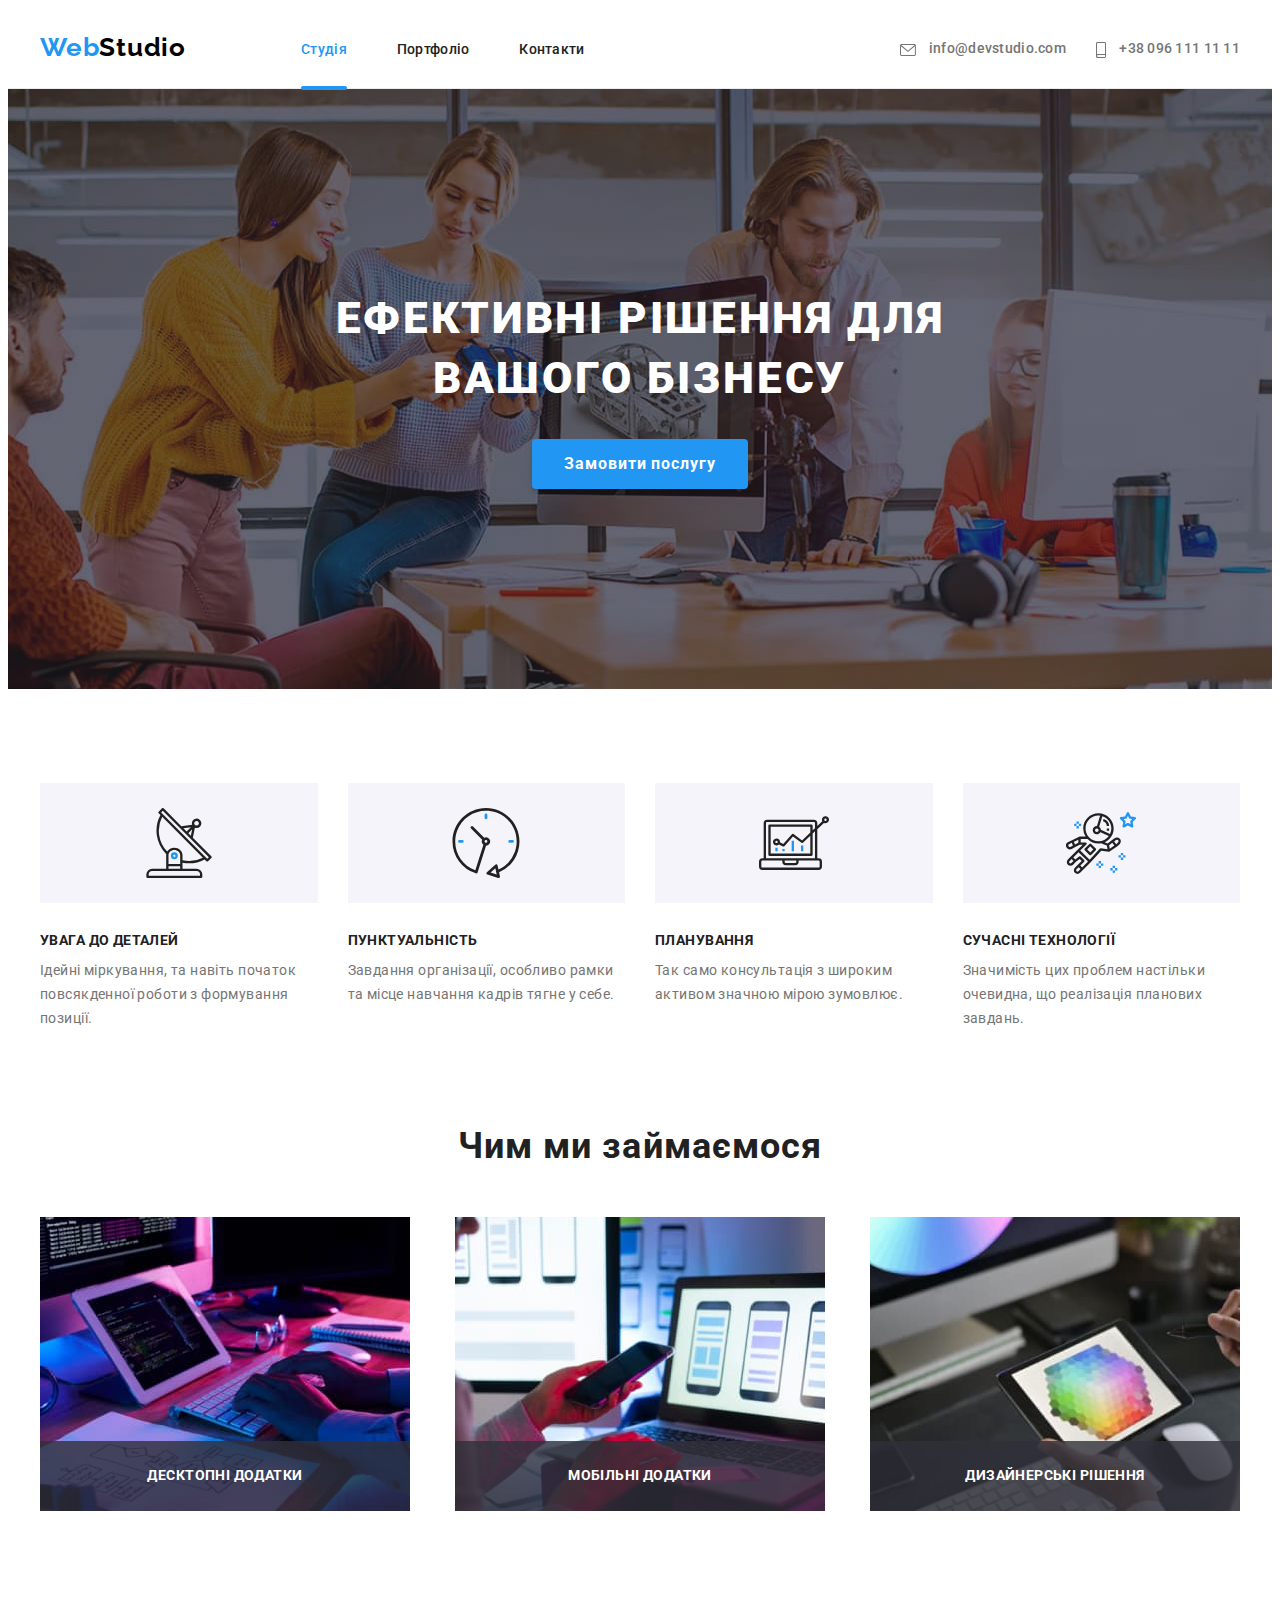
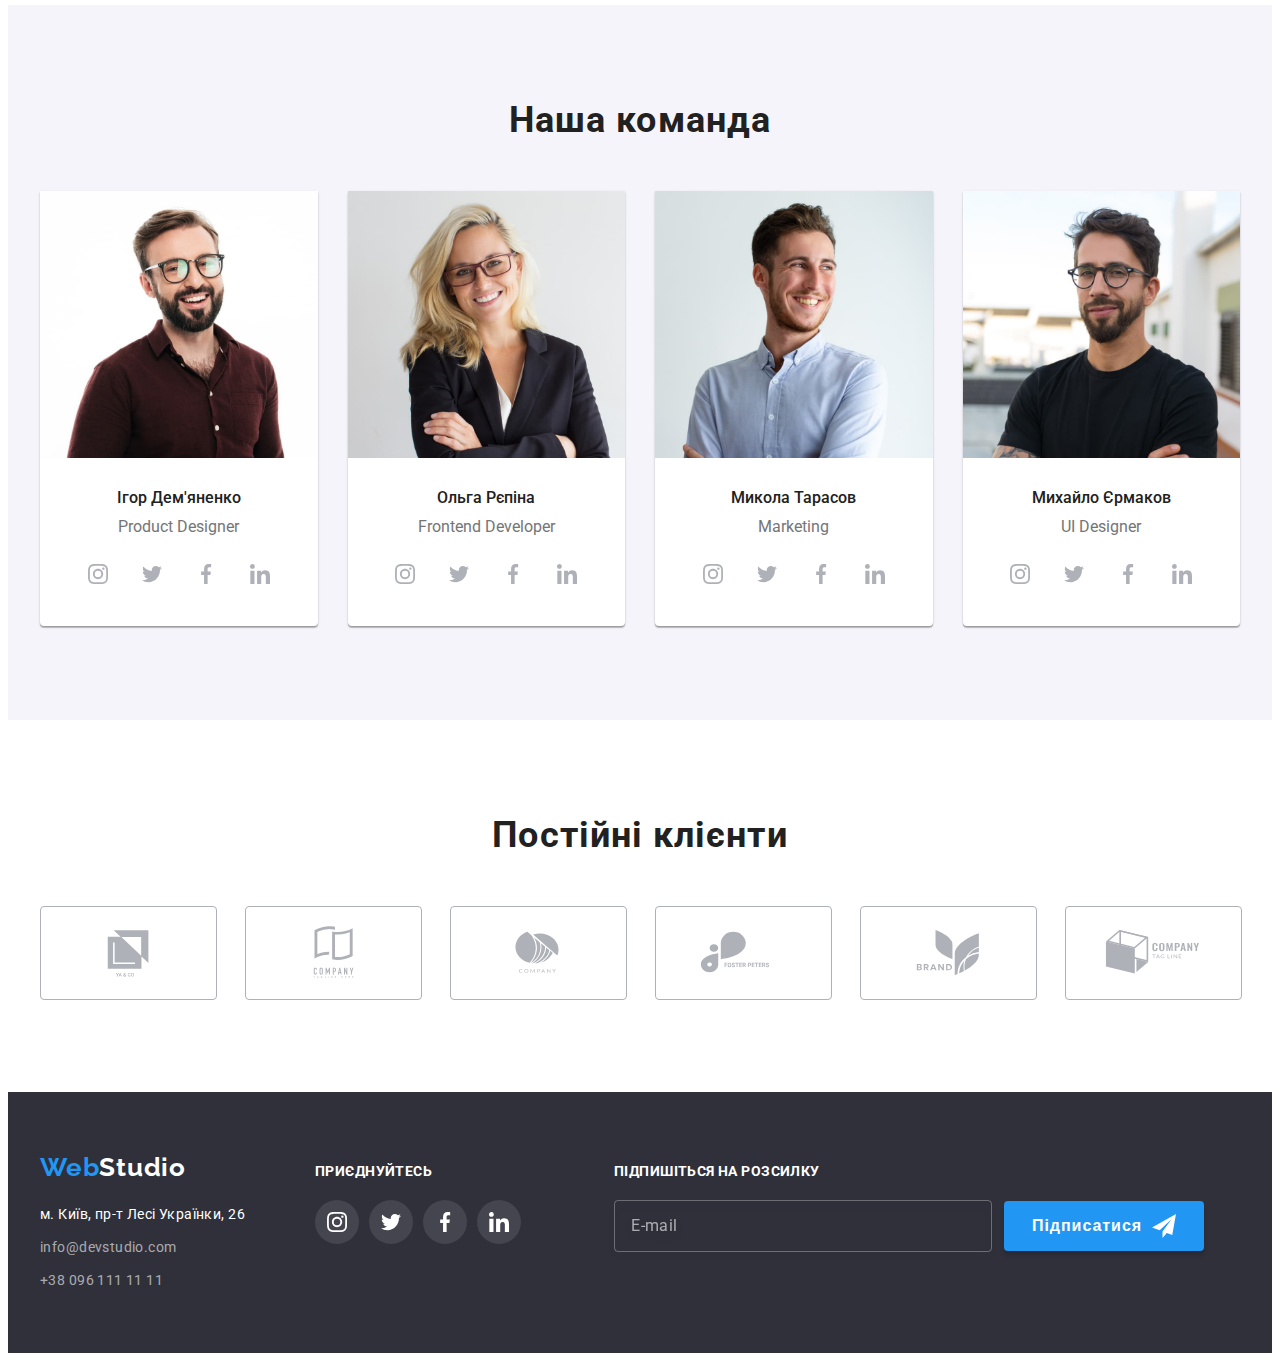
<file: index.html>
<!DOCTYPE html>
<html lang="uk">
  <head>
    <meta charset="UTF-8" />
    <meta http-equiv="X-UA-Compatible" content="IE=edge" />
    <meta name="viewport" content="width=device-width, initial-scale=1.0" />
    <title>Web studio 08</title>
    <link
      href="https://fonts.googleapis.com/css2?family=Raleway:wght@700&family=Roboto:wght@400;500;700;900&display=swap"
      rel="stylesheet"
    />
    <link
      rel="stylesheet"
      href="https://cdnjs.cloudflare.com/ajax/libs/modern-normalize/1.1.0/modern-normalize.min.css"
      integrity="sha512-wpPYUAdjBVSE4KJnH1VR1HeZfpl1ub8YT/NKx4PuQ5NmX2tKuGu6U/JRp5y+Y8XG2tV+wKQpNHVUX03MfMFn9Q=="
      crossorigin="anonymous"
      referrerpolicy="no-referrer"
    />
    <link rel="stylesheet" href="./css/main.min.css">
  </head>
  <body>
       <!--                                           хедер -->
    <header class="header">
      <div class="header-container">
        <nav class="nav">
          <div class="logo-cross">
            <a href="" class="logo"
              ><span class="logo-header-footer">Web</span>Studio</a
            >
            <div class="menu-cross">
              <button
                class="menu-button"
                type="button"
                aria-controls="menu-container"
                aria-expanded="false"
                data-menu-button
              >
                <svg
                  width="40"
                  height="40"
                  aria-label="Переключатель мобильного меню"
                >
                  <use
                    class="icon-cross"
                    href="./images/sprite.svg#close-mobile"
                  ></use>
                  <use class="icon-menu" href="./images/sprite.svg#menu"></use>
                </svg>
              </button>
            </div>
          </div>

          <div class="menu-container" id="menu-container" data-menu>
            <ul class="site-nav list">
              <li class="item"><a href="" class="link current">Студія</a></li>
              <li class="item">
                <a href="./portfolio.html" class="link">Портфоліо</a>
              </li>
              <li class="item"><a href="" class="link">Контакти</a></li>
            </ul>

           <div class="menu-mob-bottom">
             <ul class="auth-nav list">
               <li class="item">
                 <a href="mailto:info@devstudio.com" class="link email">
                   <svg class="logo" width="16" height="12">
                     <use href="./images/sprite.svg#envelope"></use>
                   </svg>
                   info@devstudio.com</a
                 >
               </li>
               <li class="item">
                 <a href="tel:+380961111111" class="link phone">
                   <svg class="logo" width="10" height="16">
                     <use href="./images/sprite.svg#smartphone"></use>
                   </svg>
                   +38 096 111 11 11</a
                 >
               </li>
             </ul>
            
             <ul class="list bottom-social">
               <li class="item"><a class="link" href="">Instagram</a></li>
               <li class="item"><a class="link" href="">Twitter</a></li>
               <li class="item"><a class="link" href="">Facebook</a></li>
               <li class="item"><a class="link not" href="">LinkedIn</a></li>
             </ul>
           </div>

          </div>

        </nav>
      </div>

      
    </header>

    <main>
      <!--                                        Герой-->

      <section class="hero hero--overlay">
        <div class="hero__container">
          <h1 class="hero__title">Ефективні рішення для вашого бізнесу</h1>
          <button type="button" class="button button--hero" data-modal-open>
            Замовити послугу
          </button>
        </div>
      </section>

      <!--                   SVG ешки с текстом под ними-->

      <section class="section section-skill">
        <div class="container">
          <h2 class="section-title visually-hidden">
            Якости наших працивникив
          </h2>
          <ul class="section-skill__list list">
            <li class="section-skill__item">
              <div class="section-skill__thumb">
                <svg class="section-skill__logo" width="70" height="70">
                  <use href="./images/sprite.svg#antenna"></use>
                </svg>
              </div>
              <div class="section-skill__caption caption-skill">
                <h3 class="caption-skill__title">УВАГА ДО ДЕТАЛЕЙ</h3>

                <p class="caption-skill__text">
                  Ідейні міркування, та навіть початок повсякденної роботи з
                  формування позиції.
                </p>
              </div>
            </li>
            <li class="section-skill__item">
              <div class="section-skill__thumb">
                <svg class="section-skill__logo" width="70" height="70">
                  <use href="./images/sprite.svg#clock"></use>
                </svg>
              </div>
              <div class="section-skill__caption caption-skill">
                <h3 class="caption-skill__title">ПУНКТУАЛЬНІСТЬ</h3>

                <p class="caption-skill__text">
                  Завдання організації, особливо рамки та місце навчання кадрів
                  тягне у себе.
                </p>
              </div>
            </li>
            <li class="section-skill__item">
              <div class="section-skill__thumb">
                <svg class="section-skill__logo" width="70" height="70">
                  <use href="./images/sprite.svg#diagram"></use>
                </svg>
              </div>
              <div class="section-skill__caption caption-skill">
                <h3 class="caption-skill__title">ПЛАНУВАННЯ</h3>

                <p class="caption-skill__text">
                  Так само консультація з широким активом значною мірою
                  зумовлює.
                </p>
              </div>
            </li>

            <li class="section-skill__item">
              <div class="section-skill__thumb">
                <svg class="section-skill__logo" width="70" height="70">
                  <use href="./images/sprite.svg#astronaut"></use>
                </svg>
              </div>
              <div class="section-skill__caption caption-skill">
                <h3 class="caption-skill__title">СУЧАСНІ ТЕХНОЛОГІЇ</h3>

                <p class="caption-skill__text">
                  Значимість цих проблем настільки очевидна, що реалізація
                  планових завдань.
                </p>
              </div>
            </li>
          </ul>
        </div>
      </section>
      <!--                     Три одиноких цветных фото-->

      <section class="section section-work">
        <div class="container section-work__container">
          <h2 class="section-work__title section-title">Чим ми займаємося</h2>
          <ul class="section-work__list list">
            <li class="section-work__item">
              <div class="section-work__caption caption-work">
                <picture>
                  <source
                    srcset="./images/box01.jpg 1x, ./images/box01-2x-min.jpg 2x"
                    media="(min-width: 1200px)"
                  />
                  <img
                    class="caption-work__img"
                    src="./images/box01.jpg"
                    alt="Людина працюэ за ноутом"
                    width="370"
                    height="294"
                  />
                </picture>
                <p class="caption-work__text">Десктопні додатки</p>
              </div>
            </li>
            <li class="section-work__item">
              <div class="section-work__caption caption-work">
                <picture>
                <source srcset="./images/box02.jpg 1x, ./images/box02-2x-min.jpg 2x"
                media="(min-width: 1200px)"
              />
              <img
                class="caption-work__img"
                src="./images/box02.jpg"
                alt="Людина працюэ за ноутом"
                width="370"
                height="294"
              />
            </picture>
            <p class="caption-work__text">Мобільні додатки</p>
              </div>
            </li>
            <li class="section-work__item">
              <div class="section-work__caption caption-work">
                <picture>
                <source srcset="./images/box03.jpg 1x, ./images/box03-2x-min.jpg 2x"
                media="(min-width: 1200px)"
              />
              <img
                class="caption-work__img"
                src="./images/box03.jpg"
                alt="Людина працюэ за ноутом"
                width="370"
                height="294"
              />
            </picture>
            <p class="caption-work__text">Дизайнерські рішення</p>
          </div>
            </li>
          </ul>
        </div>
      </section>

      <!--                             Портреты команды -->


      <section class="section section-team">
        <div class="container">
          <h2 class="section-title our-team">Наша команда</h2>
          <ul class="team-list list">
            <li class="item">

<picture>
 <source srcset="./images/demianenko.jpg 1x, ./images/demianenko-2x-min.jpg 2x" media="(min-width: 1200px)"> 
 <source srcset="./images/Demjan-tabl-1x-min.jpg 1x, ./images/Demjan-tabl-2x-min.jpg 2x" media="(min-width: 768px)">
 <source srcset="./images/Demjan-mobile-1x-min.jpg 1x, ./images/Demjan-mobile-2x-min.jpg 2x" media="(max-width: 767px)">
   <img
                class="img-our-team"
                src="./images/demianenko.jpg"
                alt="фото Демьяненко"
                width="270"
              />
</picture>


            
              <div class="footer-card">
                <h3 class="title">Ігор Дем'яненко</h3>
                <p class="text">Product Designer</p>
                <ul class="list social-media">
                  <li class="item-social">
                    <a class="link-team" href="">
                      <svg class="team-social-icon" width="20" height="20">
                        <use href="./images/sprite.svg#instagram"></use>
                      </svg>
                    </a>
                  </li>
                  <li class="item-social">
                    <a class="link-team" href="">
                      <svg class="team-social-icon" width="20" height="20">
                        <use href="./images/sprite.svg#twitter"></use>
                      </svg>
                    </a>
                  </li>
                  <li class="item-social">
                    <a class="link-team" href="">
                      <svg class="team-social-icon" width="20" height="20">
                        <use href="./images/sprite.svg#facebook"></use>
                      </svg>
                    </a>
                  </li>
                  <li class="item-social">
                    <a class="link-team" href="">
                      <svg class="team-social-icon" width="20" height="20">
                        <use href="./images/sprite.svg#linkedin"></use>
                      </svg>
                    </a>
                  </li>
                </ul>
              </div>
            </li>
            <li class="item">
              <picture>
                <source srcset="./images/repina.jpg 1x, ./images/repina-2x-min.jpg 2x" media="(min-width: 1200px)"> 
                <source srcset="./images/Repina-tabl-1x-min.jpg 1x, ./images/Repina-tabl-2x-min.jpg 2x" media="(min-width: 768px)">
                <source srcset="./images/Repina-mobile-1x-min.jpg 1x, ./images/Repina-mobile-2x-min.jpg 2x" media="(max-width: 767px)">
              <img
                class="img-our-team"
                src="./images/repina.jpg"
                alt="фото Репиной"
                width="270"
              />
              </picture>
              <div class="footer-card">
                <h3 class="title">Ольга Рєпіна</h3>
                <p class="text">Frontend Developer</p>
                <ul class="list social-media">
                  <li class="item-social">
                    <a class="link-team" href="">
                      <svg class="team-social-icon" width="20" height="20">
                        <use href="./images/sprite.svg#instagram"></use>
                      </svg>
                    </a>
                  </li>
                  <li class="item-social">
                    <a class="link-team" href="">
                      <svg class="team-social-icon" width="20" height="20">
                        <use href="./images/sprite.svg#twitter"></use>
                      </svg>
                    </a>
                  </li>
                  <li class="item-social">
                    <a class="link-team" href="">
                      <svg class="team-social-icon" width="20" height="20">
                        <use href="./images/sprite.svg#facebook"></use>
                      </svg>
                    </a>
                  </li>
                  <li class="item-social">
                    <a class="link-team" href="">
                      <svg class="team-social-icon" width="20" height="20">
                        <use href="./images/sprite.svg#linkedin"></use>
                      </svg>
                    </a>
                  </li>
                </ul>
              </div>
            </li>
            <li class="item">
              <picture>
                <source srcset="./images/tarasov.jpg 1x, ./images/tarasov-2x-min.jpg 2x" media="(min-width: 1200px)"> 
                <source srcset="./images/Tarasov-tabl-1x-min.jpg 1x, ./images/Tarasov-tabl-2x-min.jpg 2x" media="(min-width: 768px)">
                <source srcset="./images/Tarasov-mobile-1x-min.jpg 1x, ./images/Tarasov-mobile-2x-min.jpg 2x" media="(max-width: 767px)">
              <img
                class="img-our-team"
                src="./images/tarasov.jpg"
                alt="фото Тарасова"
                width="270"
              />
              </picture>
              <div class="footer-card">
                <h3 class="title">Микола Тарасов</h3>
                <p class="text">Marketing</p>
                <ul class="list social-media">
                  <li class="item-social">
                    <a class="link-team" href="">
                      <svg class="team-social-icon" width="20" height="20">
                        <use href="./images/sprite.svg#instagram"></use>
                      </svg>
                    </a>
                  </li>
                  <li class="item-social">
                    <a class="link-team" href="">
                      <svg class="team-social-icon" width="20" height="20">
                        <use href="./images/sprite.svg#twitter"></use>
                      </svg>
                    </a>
                  </li>
                  <li class="item-social">
                    <a class="link-team" href="">
                      <svg class="team-social-icon" width="20" height="20">
                        <use href="./images/sprite.svg#facebook"></use>
                      </svg>
                    </a>
                  </li>
                  <li class="item-social">
                    <a class="link-team" href="">
                      <svg class="team-social-icon" width="20" height="20">
                        <use href="./images/sprite.svg#linkedin"></use>
                      </svg>
                    </a>
                  </li>
                </ul>
              </div>
            </li>
            <li class="item">
              <picture>
                <source srcset="./images/ermakov.jpg 1x, ./images/ermakov-2x-min.jpg 2x" media="(min-width: 1200px)"> 
                <source srcset="./images/Ermakov-tabl-1x-min.jpg 1x, ./images/Ermakov-tabl-2x-min.jpg 2x" media="(min-width: 768px)">
                <source srcset="./images/Ermakov-mobile-1x-min.jpg 1x, ./images/Ermakov-mobile-2x-min.jpg 2x" media="(max-width: 767px)">
              <img
                class="img-our-team"
                src="./images/ermakov.jpg"
                alt="фото Єрмакова"
                width="270"
              />
              </picture>
              <div class="footer-card">
                <h3 class="title">Михайло Єрмаков</h3>
                <p class="text">UI Designer</p>
                <ul class="list social-media">
                  <li class="item-social">
                    <a class="link-team" href="">
                      <svg class="team-social-icon" width="20" height="20">
                        <use href="./images/sprite.svg#instagram"></use>
                      </svg>
                    </a>
                  </li>
                  <li class="item-social">
                    <a class="link-team" href="">
                      <svg class="team-social-icon" width="20" height="20">
                        <use href="./images/sprite.svg#twitter"></use>
                      </svg>
                    </a>
                  </li>
                  <li class="item-social">
                    <a class="link-team" href="">
                      <svg class="team-social-icon" width="20" height="20">
                        <use href="./images/sprite.svg#facebook"></use>
                      </svg>
                    </a>
                  </li>
                  <li class="item-social">
                    <a class="link-team" href="">
                      <svg class="team-social-icon" width="20" height="20">
                        <use href="./images/sprite.svg#linkedin"></use>
                      </svg>
                    </a>
                  </li>
                </ul>
              </div>
            </li>
          </ul>
        </div>
      </section>

      <!--                       Набор иконок-клиентов -->

      <section class="section-clients clients">
        <div class="container">
          <h2 class="section-title">Постійні клієнти</h2>
          <ul class="list thumb">
            <li class="item">
              <a class="logo" href="">
                <svg class="icon" width="106" height="60">
                  <use href="./images/sprite.svg#client-01"></use>
                </svg>
              </a>
            </li>
            <li class="item">
              <a class="logo" href="">
                <svg class="icon" width="106" height="60">
                  <use href="./images/sprite.svg#client-02"></use>
                </svg>
              </a>
            </li>
            <li class="item">
              <a class="logo" href="">
                <svg class="icon" width="106" height="60">
                  <use href="./images/sprite.svg#client-03"></use>
                </svg>
              </a>
            </li>
            <li class="item">
              <a class="logo" href="">
                <svg class="icon" width="106" height="60">
                  <use href="./images/sprite.svg#client-04"></use>
                </svg>
              </a>
            </li>
            <li class="item">
              <a class="logo" href="">
                <svg class="icon" width="106" height="60">
                  <use href="./images/sprite.svg#client-05"></use>
                </svg>
              </a>
            </li>
            <li class="item">
              <a class="logo" href="">
                <svg class="icon" width="106" height="60">
                  <use href="./images/sprite.svg#client-06"></use>
                </svg>
              </a>
            </li>
          </ul>
        </div>
      </section>
    </main>
    <!--                                         Футер -->

    <footer class="footer">
      <div class="container address-footer">
        <div class="footer-tablet">
          <div class="adrress-all">
            <a href="" class="logo"
              ><span class="logo-header-footer">Web</span>Studio</a
            >
            <address class="address">
              <ul class="list">
                <li class="item">
                  <a
                    class="link address-link"
                    href="https://goo.gl/maps/MC3FKYj6ZszySW3c8"
                    target="_blank"
                    >м. Київ, пр-т Лесі Українки, 26</a
                  >
                </li>
                <li class="item">
                  <a href="mailto:info@devstudio.com" class="link email hover"
                    >info@devstudio.com</a
                  >
                </li>
                <li>
                  <a href="tel:+380961111111" class="link phone hover"
                    >+38 096 111 11 11</a
                  >
                </li>
              </ul>
            </address>
          </div>
          <div class="call">
            <strong class="subtitle-call">приєднуйтесь</strong>
            <ul class="list social-call">
              <li class="item-social-call">
                <a class="link-call" href="">
                  <svg class="call-social-icon" width="20" height="20">
                    <use href="./images/sprite.svg#instagram"></use>
                  </svg>
                </a>
              </li>
              <li class="item-social-call">
                <a class="link-call" href="">
                  <svg class="call-social-icon" width="20" height="20">
                    <use href="./images/sprite.svg#twitter"></use>
                  </svg>
                </a>
              </li>
              <li class="item-social-call">
                <a class="link-call" href="">
                  <svg class="call-social-icon" width="20" height="20">
                    <use href="./images/sprite.svg#facebook"></use>
                  </svg>
                </a>
              </li>
              <li class="item-social-call">
                <a class="link-call" href="">
                  <svg class="call-social-icon" width="20" height="20">
                    <use href="./images/sprite.svg#linkedin"></use>
                  </svg>
                </a>
              </li>
            </ul>
          </div>
        </div>

        <div class="subscribe">
          <strong class="subscribe-text">Підпишіться на розсилку</strong>

          <form class="form-email">
            <input
              class="email-input"
              type="email"
              name="mail"
              placeholder="E-mail"
            />
            <button class="btn-telegram" type="submit">
              Підписатися

              <svg class="icon-in">
                <use
                  width="24"
                  height="24"
                  href="./images/sprite.svg#send"
                ></use>
              </svg>
            </button>
          </form>
        </div>
      </div>
    </footer>

    <!--                                модальное окно -->

    <div class="backdrop is-hidden" data-modal>
      <div class="modal">
        <button data-modal-close class="button-modal-close" type="button">
          <svg class="icon" width="11" height="11">
            <use href="./images/sprite.svg#Vector"></use>
          </svg>
        </button>
        <strong class="form-title"
          >Залиште свої дані, ми вам передзвонимо</strong
        >
        <form class="form">
          <div class="form-field">
            <label class="form-label" for="name">Ім'я</label>
            <div class="input-wrap">
              <input
                class="form-input"
                type="text"
                name="name"
                id="name"
                placeholder=" "
              />

              <svg class="form-icon">
                <use
                  href="./images/sprite.svg#person"
                  width="18"
                  height="18"
                ></use>
              </svg>
            </div>
          </div>
          <div class="form-field">
            <label class="form-label" for="tel">Телефон</label>
            <div class="input-wrap">
              <input
                class="form-input"
                type="tel"
                name="tel"
                id="tel"
                placeholder=" "
              />
              <svg class="form-icon">
                <use
                  href="./images/sprite.svg#phone"
                  width="18"
                  height="18"
                ></use>
              </svg>
            </div>
          </div>
          <div class="form-field">
            <label class="form-label" for="mail">Пошта</label>
            <div class="input-wrap">
              <input
                class="form-input"
                type="email"
                name="mail"
                id="mail"
                placeholder=" "
              />
              <svg class="form-icon">
                <use
                  href="./images/sprite.svg#letter"
                  width="18"
                  height="18"
                ></use>
              </svg>
            </div>
          </div>
          <div class="form-field last-child">
            <label class="form-label" for="comment">Коментар</label>
            <textarea
              class="comment"
              name="comment"
              id="comment"
              placeholder="Введіть текст"
            ></textarea>
          </div>
          <div class="form-policy">
            <input
              type="checkbox"
              name="policy"
              id="policy"
              value="true"
              class="modal-check visually-hidden"
            />

            <label class="policy" for="policy">
              <span class="check-policy">
                <svg class="check-icon" width="16" height="15">
                  <use href="./images/sprite.svg#check"></use>
                </svg>
              </span>
              <span>
               Погоджуюся з розсилкою та приймаю
              <a class="link-contract" href="">Умови договору</a> 
              </span>
              </label
            >
          </div>
          <button class="btn-form" type="submit">Відправити</button>
        </form>
      </div>
    </div>
    <script src="./js/mobile-menu.js"></script>
    <script src="./js/modal.js"></script>
  </body>
</html>
</file>
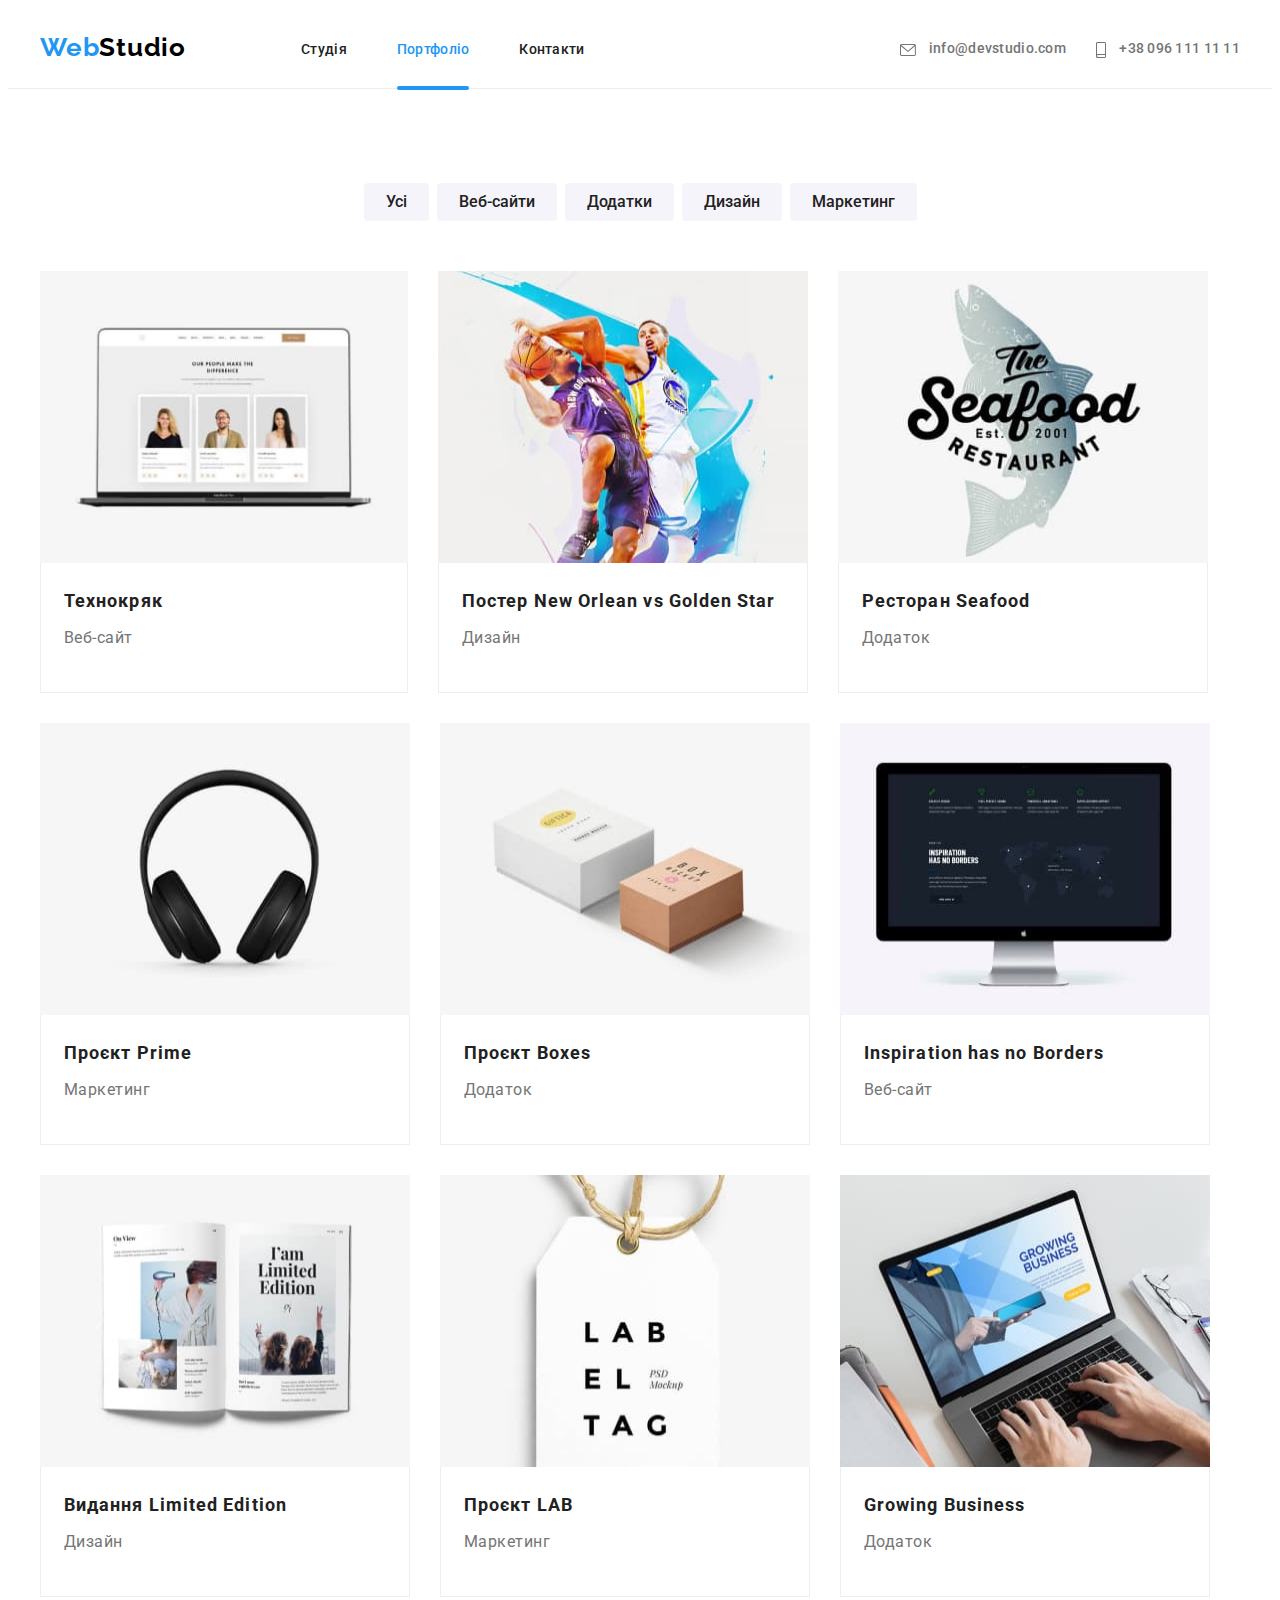
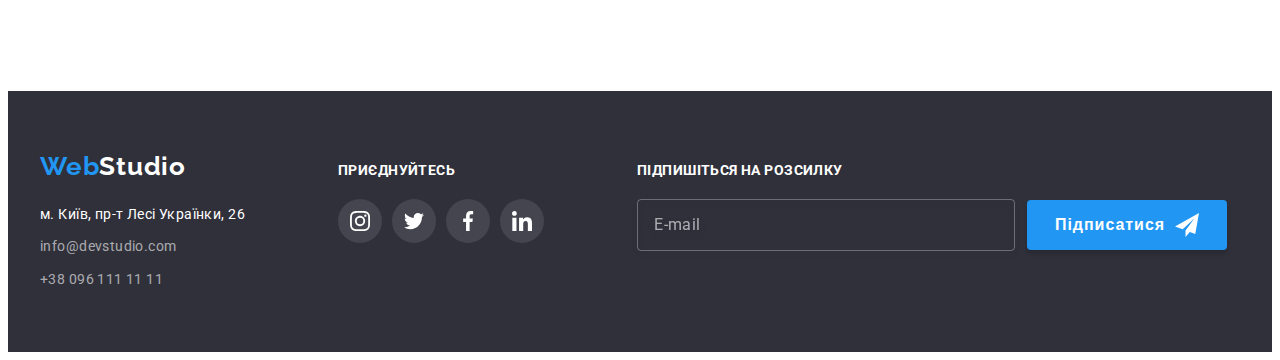
<file: portfolio.html>
<!DOCTYPE html>
<html lang="uk">
  <head>
    <meta charset="UTF-8" />
    <meta http-equiv="X-UA-Compatible" content="IE=edge" />
    <meta name="viewport" content="width=device-width, initial-scale=1.0" />
    <title>Web studio 08</title>
    <link
      href="https://fonts.googleapis.com/css2?family=Raleway:wght@700&family=Roboto:wght@400;500;700;900&display=swap"
      rel="stylesheet"
    />
    <link
      rel="stylesheet"
      href="https://cdnjs.cloudflare.com/ajax/libs/modern-normalize/1.1.0/modern-normalize.min.css"
      integrity="sha512-wpPYUAdjBVSE4KJnH1VR1HeZfpl1ub8YT/NKx4PuQ5NmX2tKuGu6U/JRp5y+Y8XG2tV+wKQpNHVUX03MfMFn9Q=="
      crossorigin="anonymous"
      referrerpolicy="no-referrer"
    />
        <link rel="stylesheet" href="./css/main.min.css">
  </head>
  <body>
    <!--                                           ХЕДЕР-->

    <!-- <header class="header">
      <div class="header-container">
        <nav class="nav">
          <a href="" class="logo"><span class="logo-header-footer">Web</span>Studio</a>
          <ul class="site-nav list">
            <li class="item"><a href="./index.html" class="link">Студія</a></li>
            <li class="item">
              <a href="" class="link current">Портфоліо</a>
            </li>
            <li class="item"><a href="" class="link">Контакти</a></li>
          </ul>
        </nav>
        <ul class="auth-nav list">
          <li class="item">
            <a href="mailto:info@devstudio.com" class="link">
              <svg class="logo" width="16" height="12">
                <use href="./images/sprite.svg#envelope"></use>
              </svg>
              info@devstudio.com</a
            >
          </li>
          <li class="item">
            <a href="tel:+380961111111" class="link">
              <svg class="logo" width="10" height="16">
                <use href="./images/sprite.svg#smartphone"></use>
              </svg>
              +38 096 111 11 11</a
            >
          </li>
        </ul>
      </div>
    </header> -->

    <header class="header">
      <div class="header-container">
        <nav class="nav">
          <div class="logo-cross">
            <a href="" class="logo"
              ><span class="logo-header-footer">Web</span>Studio</a
            >
            <div class="menu-cross">
              <button
                class="menu-button"
                type="button"
                aria-controls="menu-container"
                aria-expanded="false"
                data-menu-button
              >
                <svg
                  width="40"
                  height="40"
                  aria-label="Переключатель мобильного меню"
                >
                  <use
                    class="icon-cross"
                    href="./images/sprite.svg#close-mobile"
                  ></use>
                  <use class="icon-menu" href="./images/sprite.svg#menu"></use>
                </svg>
              </button>
            </div>
          </div>

          <div class="menu-container" id="menu-container" data-menu>
            <ul class="site-nav list">
              <li class="item"><a href="./index.html" class="link">Студія</a></li>
              <li class="item">
                <a href="" class="link current">Портфоліо</a>
              </li>
              <li class="item"><a href="" class="link">Контакти</a></li>
            </ul>

           <div class="menu-mob-bottom">
             <ul class="auth-nav list">
               <li class="item">
                 <a href="mailto:info@devstudio.com" class="link email">
                   <svg class="logo" width="16" height="12">
                     <use href="./images/sprite.svg#envelope"></use>
                   </svg>
                   info@devstudio.com</a
                 >
               </li>
               <li class="item">
                 <a href="tel:+380961111111" class="link phone">
                   <svg class="logo" width="10" height="16">
                     <use href="./images/sprite.svg#smartphone"></use>
                   </svg>
                   +38 096 111 11 11</a
                 >
               </li>
             </ul>
            
             <ul class="list bottom-social">
               <li class="item"><a class="link" href="">Instagram</a></li>
               <li class="item"><a class="link" href="">Twitter</a></li>
               <li class="item"><a class="link" href="">Facebook</a></li>
               <li class="item"><a class="link not" href="">LinkedIn</a></li>
             </ul>
           </div>

          </div>

        </nav>
      </div>

      
    </header>

    <main>
      <section class="section section-footer">
        <div class="container">
          <h1 class="section-title visually-hidden">Портфоліо</h1>
          <!--                               Список кнопок -->
          <ul class="list butt-portfolio">
            <li class="item">
              <button type="button" class="button-grey">Усі</button>
            </li>
            <li class="item">
              <button type="button" class="button-grey">Веб-сайти</button>
            </li>
            <li class="item">
              <button type="button" class="button-grey">Додатки</button>
            </li>
            <li class="item">
              <button type="button" class="button-grey">Дизайн</button>
            </li>
            <li class="item">
              <button type="button" class="button-grey">Маркетинг</button>
            </li>
          </ul>
          <!--                              Портфолио работ -->
          <ul class="portfolio-list list">
            <li class="item">
              <a href="" class="portfolio-link">
                <div class="portfolio-thumb">
                  <img
                    class="portfolio-photo"
                    src="./images/portfolio-01.jpg"
                    alt="Три карточки с фото людей и данными о них"
                    width="368"
                    height="292"
                  />
                  <div class="portfoli-overlay">
                    <p class="text">
                      Ресурс пропонує комплексні пропозиції з різним рівнем
                      функціоналу та сервісів. Все це дозволить відвідувачу
                      отримати вичерпні відомості про компанію чи приватну
                      особу.
                    </p>
                  </div>
                </div>
                <div class="caption-photo">
                  <h2 class="title">Технокряк</h2>
                  <p class="text">Веб-сайт</p>
                </div>
              </a>
            </li>
            <li class="item">
              <a href="" class="portfolio-link">
                <div class="portfolio-thumb">
                  <img
                    class="portfolio-photo"
                    src="./images/portfolio-02.jpg"
                    alt="Два игрока из сражающихся команд"
                    width="370"
                    height="292"
                  />
                  <div class="portfoli-overlay">
                    <p class="text">
                      Ресурс пропонує комплексні пропозиції з різним рівнем
                      функціоналу та сервісів. Все це дозволить відвідувачу
                      отримати вичерпні відомості про компанію чи приватну
                      особу.
                    </p>
                  </div>
                </div>
                <div class="caption-photo">
                  <h2 class="title">Постер New Orlean vs Golden Star</h2>
                  <p class="text">Дизайн</p>
                </div>
              </a>
            </li>
            <li class="item">
              <a href="" class="portfolio-link">
                <div class="portfolio-thumb">
                  <img
                    class="portfolio-photo"
                    src="./images/portfolio-03.jpg"
                    alt="Логотип ресторана"
                    width="370"
                    height="292"
                  />
                  <div class="portfoli-overlay">
                    <p class="text">
                      Ресурс пропонує комплексні пропозиції з різним рівнем
                      функціоналу та сервісів. Все це дозволить відвідувачу
                      отримати вичерпні відомості про компанію чи приватну
                      особу.
                    </p>
                  </div>
                </div>
                <div class="caption-photo">
                  <h2 class="title">Ресторан Seafood</h2>
                  <p class="text">Додаток</p>
                </div>
              </a>
            </li>
            <li class="item">
              <a href="" class="portfolio-link">
                <div class="portfolio-thumb">
                  <img
                    class="portfolio-photo"
                    src="./images/portfolio-04.jpg"
                    alt="Наушники"
                    width="370"
                    height="292"
                  />
                  <div class="portfoli-overlay">
                    <p class="text">
                      Ресурс пропонує комплексні пропозиції з різним рівнем
                      функціоналу та сервісів. Все це дозволить відвідувачу
                      отримати вичерпні відомості про компанію чи приватну
                      особу.
                    </p>
                  </div>
                </div>
                <div class="caption-photo">
                  <h2 class="title">Проєкт Prime</h2>
                  <p class="text">Маркетинг</p>
                </div>
              </a>
            </li>
            <li class="item">
              <a href="" class="portfolio-link">
                <div class="portfolio-thumb">
                  <img
                    class="portfolio-photo"
                    src="./images/portfolio-05.jpg"
                    alt="Две коробки"
                    width="370"
                    height="292"
                  />
                  <div class="portfoli-overlay">
                    <p class="text">
                      Ресурс пропонує комплексні пропозиції з різним рівнем
                      функціоналу та сервісів. Все це дозволить відвідувачу
                      отримати вичерпні відомості про компанію чи приватну
                      особу.
                    </p>
                  </div>
                </div>
                <div class="caption-photo">
                  <h2 class="title">Проєкт Boxes</h2>
                  <p class="text">Додаток</p>
                </div>
              </a>
            </li>
            <li class="item">
              <a href="" class="portfolio-link">
                <div class="portfolio-thumb">
                  <img
                    class="portfolio-photo"
                    src="./images/portfolio-06.jpg"
                    alt="Монитор с работающей программой"
                    width="370"
                    height="292"
                  />
                  <div class="portfoli-overlay">
                    <p class="text">
                      Ресурс пропонує комплексні пропозиції з різним рівнем
                      функціоналу та сервісів. Все це дозволить відвідувачу
                      отримати вичерпні відомості про компанію чи приватну
                      особу.
                    </p>
                  </div>
                </div>
                <div class="caption-photo">
                  <h2 class="title">Inspiration has no Borders</h2>
                  <p class="text">Веб-сайт</p>
                </div>
              </a>
            </li>
            <li class="item">
              <a href="" class="portfolio-link">
                <div class="portfolio-thumb">
                  <img
                    class="portfolio-photo"
                    src="./images/portfolio-07.jpg"
                    alt="Раскрытый журнал"
                    width="370"
                    height="292"
                  />
                  <div class="portfoli-overlay">
                    <p class="text">
                      Ресурс пропонує комплексні пропозиції з різним рівнем
                      функціоналу та сервісів. Все це дозволить відвідувачу
                      отримати вичерпні відомості про компанію чи приватну
                      особу.
                    </p>
                  </div>
                </div>
                <div class="caption-photo">
                  <h2 class="title">Видання Limited Edition</h2>
                  <p class="text">Дизайн</p>
                </div>
              </a>
            </li>
            <li class="item">
              <a href="" class="portfolio-link">
                <div class="portfolio-thumb">
                  <img
                    class="portfolio-photo"
                    src="./images/portfolio-08.jpg"
                    alt="Подвеска"
                    width="370"
                    height="292"
                  />
                  <div class="portfoli-overlay">
                    <p class="text">
                      Ресурс пропонує комплексні пропозиції з різним рівнем
                      функціоналу та сервісів. Все це дозволить відвідувачу
                      отримати вичерпні відомості про компанію чи приватну
                      особу.
                    </p>
                  </div>
                </div>
                <div class="caption-photo">
                  <h2 class="title">Проєкт LAB</h2>
                  <p class="text">Маркетинг</p>
                </div>
              </a>
            </li>
            <li class="item">
              <a href="" class="portfolio-link">
                <div class="portfolio-thumb">
                  <img
                    class="portfolio-photo"
                    src="./images/portfolio-09.jpg"
                    alt="Человек работает за ноутбуком"
                    width="370"
                    height="292"
                  />
                  <div class="portfoli-overlay">
                    <p class="text">
                      Ресурс пропонує комплексні пропозиції з різним рівнем
                      функціоналу та сервісів. Все це дозволить відвідувачу
                      отримати вичерпні відомості про компанію чи приватну
                      особу.
                    </p>
                  </div>
                </div>
                <div class="caption-photo">
                  <h2 class="title">Growing Business</h2>
                  <p class="text">Додаток</p>
                </div>
              </a>
            </li>
          </ul>
        </div>
      </section>
    </main>
    <!--                                            Футер-->

    <footer class="footer">
      <div class="container address-footer">
        <div class="adrress-all">
          <a href="" class="logo"
            ><span class="logo-header-footer">Web</span>Studio</a
          >
          <address class="address">
            <ul class="list">
              <li class="item">
                <a
                  class="link address-link"
                  href="https://goo.gl/maps/MC3FKYj6ZszySW3c8"
                  target="_blank"
                  >м. Київ, пр-т Лесі Українки, 26</a
                >
              </li>
              <li class="item">
                <a href="mailto:info@devstudio.com" class="link email hover"
                  >info@devstudio.com</a
                >
              </li>
              <li>
                <a href="tel:+380961111111" class="link phone hover"
                  >+38 096 111 11 11</a
                >
              </li>
            </ul>
          </address>
        </div>
        <div class="call">
          <strong class="subtitle-call">приєднуйтесь</strong>
          <ul class="list social-call">
            <li class="item-social-call">
              <a class="link-call" href="">
                <svg class="call-social-icon" width="20" height="20">
                  <use href="./images/sprite.svg#instagram"></use>
                </svg>
              </a>
            </li>
            <li class="item-social-call">
              <a class="link-call" href="">
                <svg class="call-social-icon" width="20" height="20">
                  <use href="./images/sprite.svg#twitter"></use>
                </svg>
              </a>
            </li>
            <li class="item-social-call">
              <a class="link-call" href="">
                <svg class="call-social-icon" width="20" height="20">
                  <use href="./images/sprite.svg#facebook"></use>
                </svg>
              </a>
            </li>
            <li class="item-social-call">
              <a class="link-call" href="">
                <svg class="call-social-icon" width="20" height="20">
                  <use href="./images/sprite.svg#linkedin"></use>
                </svg>
              </a>
            </li>
          </ul>
        </div>
        <div class="subscribe">
          <strong class="subscribe-text">Підпишіться на розсилку</strong>

          <form class="form-email">
            <input
              class="email-input"
              type="email"
              name="mail"
              placeholder="E-mail"
            />

            <button class="btn-telegram" type="submit">
              Підписатися

              <svg class="icon-in">
                <use
                  width="24"
                  height="24"
                  href="./images/sprite.svg#send"
                ></use>
              </svg>
            </button>
          </form>

        </div>
      </div>
    </footer>
    <script src="./js/mobile-menu.js"></script>
  </body>
</html>
</file>
<file: css/main.min.css>
:root{--color-text-white: #ffffff;--background-color-hero-footer: #2f303a;--background-color: #f5f5f5;--color-acent: #2196f3;--color-black-logo: #000000;--color-title: #212121;--color-text: #757575;--color-button-team: #f5f4fa;--color-footer-telefon: rgba(255, 255, 255, 0.6);--color-btn-active: #188ce8;--color-border: #eeeeee;--color-icon: #afb1b8}body{background-color:var(--color-text-white);color:var(--color-text);font-family:"Roboto",sans-serif}.list{margin-bottom:0;margin-top:0;padding-left:0;list-style:none}h1,h2,h3{margin-bottom:0;margin-top:0}img{display:block}.container{padding-left:15px;padding-right:15px;margin-right:auto;margin-left:auto}@media screen and (min-width: 480px){.container{width:480px}}@media screen and (min-width: 768px){.container{width:768px}}@media screen and (min-width: 1200px){.container{width:1200px}}.section-title{color:var(--color-title);font-size:36px;line-height:1.17;text-align:center;letter-spacing:.03em}@media screen and (max-width: 1199px){.section-title{font-size:28px;line-height:1.18}}.visually-hidden{position:absolute;width:1px;height:1px;margin:-1px;border:0;padding:0;white-space:nowrap;clip-path:inset(100%);clip:rect(0 0 0 0);overflow:hidden}.header-container{padding-left:15px;padding-right:15px;margin-left:auto;margin-right:auto}@media screen and (min-width: 480px){.header-container{width:480px}}@media screen and (min-width: 768px){.header-container{width:768px}}@media screen and (min-width: 1200px){.header-container{width:1200px}}@media screen and (min-width: 768px){.header-container .nav{display:flex;align-items:center;justify-content:space-between}}.logo{color:var(--color-black-logo);font-family:"Raleway",sans-serif;font-weight:700;font-size:24px;line-height:1.17;letter-spacing:.03em;text-decoration:none}@media screen and (min-width: 1200px){.logo{font-size:26px;line-height:1.2}}@media screen and (max-width: 767px){.logo{z-index:1}}.logo-header-footer{color:var(--color-acent)}.header{border-bottom:1px solid #ececec}.site-nav.list{display:flex;flex-direction:column;gap:32px}@media screen and (min-width: 768px){.site-nav.list{flex-direction:row;gap:50px;margin-bottom:0}}.site-nav .link{text-decoration:none;transition:color 250ms cubic-bezier(0.4, 0, 0.2, 1);font-weight:500;font-size:40px;line-height:1.18;letter-spacing:.02em;color:var(--color-title)}@media screen and (min-width: 768px){.site-nav .link{font-size:14px;line-height:1.14;letter-spacing:.02em;padding-top:32px;padding-bottom:32px}}.site-nav .link:hover,.site-nav .link:focus{color:var(--color-acent)}.site-nav .link.current{color:var(--color-acent)}@media screen and (min-width: 768px){.site-nav .link.current{position:relative}.site-nav .link.current::after{display:block;position:absolute;content:"";width:100%;height:4px;bottom:-1px;left:0;background-color:var(--color-acent);border-radius:2px}}.auth-nav .link{text-decoration:none;transition:color 250ms cubic-bezier(0.4, 0, 0.2, 1);font-weight:500;font-size:14px;line-height:1.14;letter-spacing:.02em;color:var(--color-title)}@media screen and (min-width: 768px)and (max-width: 1199px){.auth-nav .link{padding-top:0;padding-bottom:0}}@media screen and (min-width: 768px)and (max-width: 1199px){.auth-nav .link{font-size:12px;line-height:1.17}}@media screen and (max-width: 767px){.header-container .logo-cross{display:flex;justify-content:space-between;align-items:center}}.auth-nav .link{color:var(--color-text);fill:var(--color-text);transition:color 250ms cubic-bezier(0.4, 0, 0.2, 1),fill 250ms cubic-bezier(0.4, 0, 0.2, 1)}.auth-nav .link:hover,.auth-nav .link:focus{color:var(--color-acent);fill:var(--color-acent)}.auth-nav .logo{margin-right:10px;vertical-align:middle}.header .auth-nav{display:flex;flex-direction:column-reverse;gap:32px;margin-bottom:64px}@media screen and (min-width: 768px){.header .auth-nav{flex-direction:row;gap:30px;margin-bottom:0}}@media screen and (min-width: 768px)and (max-width: 1199px){.header .auth-nav{flex-direction:column;gap:10px}}@media screen and (max-width: 767px){.auth-nav .email{font-weight:500;font-size:24px;line-height:1.17;letter-spacing:.02em;text-decoration:none;color:var(--color-text)}}@media screen and (max-width: 767px){.auth-nav .phone{font-weight:500;font-size:30px;line-height:1.18;letter-spacing:.02em;text-decoration:none;color:var(--color-acent)}}@media screen and (max-width: 767px){.auth-nav .logo{display:none}}.bottom-social{display:flex;flex-wrap:wrap;gap:10px}.bottom-social .link{position:relative;text-decoration:none;font-weight:500;font-size:18px;line-height:1.22px;letter-spacing:.02em;color:var(--color-acent)}.bottom-social .link{padding-right:10px;border-right:1px solid rgba(33,33,33,.2)}.link.not{border-right:0}@media screen and (min-width: 768px){.bottom-social{display:none}}@media screen and (min-width: 768px){.header .menu-container{display:flex;align-items:center;height:80px}}@media screen and (min-width: 1200px){.header .menu-container{gap:315px}}@media screen and (min-width: 768px)and (max-width: 1199px){.header .menu-container{gap:96px}}.nav .menu-button{display:inline-flex;margin:0;padding:0;border:none;background-color:rgba(0,0,0,0);cursor:pointer}@media screen and (min-width: 768px){.nav .menu-button{display:none}}.menu-button .icon-cross{display:none}.menu-button.is-open .icon-cross{display:block}.menu-button.is-open .icon-menu{display:none}.header-container{position:relative}.menu-container{background-color:var(--color-text-white)}@media screen and (max-width: 767px){.menu-container{padding-top:48px;padding-right:15px;padding-bottom:48px;padding-left:40px;display:none;position:absolute;top:0;left:50%;transform:translateX(-50%);width:100vw;height:100vh;z-index:5}.menu-container.is-open{display:block}}.menu-cross .menu-button .icon-cross{transition:fill 250ms cubic-bezier(0.4, 0, 0.2, 1)}@media screen and (max-width: 767px){.menu-cross{z-index:6;padding-top:10px}}@media screen and (max-width: 767px){.menu-container.is-open{display:flex;flex-direction:column;justify-content:space-between}}.hero{max-width:1600px;margin:0 auto}.hero--overlay{padding-top:118px;padding-bottom:118px;text-align:center;background-image:linear-gradient(to right, rgba(47, 48, 58, 0.4), rgba(47, 48, 58, 0.4)),url("../images/Header-mob-1x-min.jpg");background-color:var(--background-color-hero-footer);background-repeat:no-repeat;background-position:center;background-size:cover}@media(min-device-pixel-ratio: 2),(min-resolution: 192dpi),(min-resolution: 2dppx){.hero--overlay{background-image:linear-gradient(to right, rgba(47, 48, 58, 0.4), rgba(47, 48, 58, 0.4)),url("../images/Header-mob-2x-min.jpg")}}@media screen and (min-width: 768px){.hero--overlay{background-image:linear-gradient(to right, rgba(47, 48, 58, 0.4), rgba(47, 48, 58, 0.4)),url("../images/Header-tabl-1x-min.jpg")}}@media screen and (min-width: 768px)and (min-device-pixel-ratio: 2),screen and (min-width: 768px)and (min-resolution: 192dpi),screen and (min-width: 768px)and (min-resolution: 2dppx){.hero--overlay{background-image:linear-gradient(to right, rgba(47, 48, 58, 0.4), rgba(47, 48, 58, 0.4)),url("../images/Header-tabl-2x-min.jpg")}}@media screen and (min-width: 768px)and (min-width: 1200px){.hero--overlay{padding-top:200px;padding-bottom:200px;background-image:linear-gradient(to right, rgba(47, 48, 58, 0.4), rgba(47, 48, 58, 0.4)),url("../images/bgd.jpg")}}@media screen and (min-width: 768px)and (min-width: 1200px)and (min-device-pixel-ratio: 2),screen and (min-width: 768px)and (min-width: 1200px)and (min-resolution: 192dpi),screen and (min-width: 768px)and (min-width: 1200px)and (min-resolution: 2dppx){.hero--overlay{background-image:linear-gradient(to right, rgba(47, 48, 58, 0.4), rgba(47, 48, 58, 0.4)),url("../images/bgd-2x-min.jpg")}}.hero--overlay .hero__container{padding-left:15px;padding-right:15px;margin-left:auto;margin-right:auto}@media screen and (min-width: 480px){.hero--overlay .hero__container{width:480px}}@media screen and (min-width: 768px){.hero--overlay .hero__container{width:768px}}@media screen and (min-width: 1200px){.hero--overlay .hero__container{width:1200px}}.hero--overlay .hero__title{max-width:360px;margin-bottom:30px;margin-right:auto;margin-left:auto;color:var(--color-text-white);font-weight:900;font-size:26px;line-height:1.62;letter-spacing:.06em;text-transform:uppercase}@media screen and (min-width: 1200px){.hero--overlay .hero__title{max-width:696px;font-size:44px;line-height:1.36}}.hero--overlay .button--hero{padding:10px 32px;font-family:inherit;font-size:inherit;font-weight:700;line-height:1.88;letter-spacing:.06em;cursor:pointer;border-radius:4px;border-style:none;box-shadow:0px 4px 4px 0px rgba(0,0,0,.15);transition:background-color 250ms cubic-bezier(0.4, 0, 0.2, 1),box-shadow 250ms cubic-bezier(0.4, 0, 0.2, 1)}.hero--overlay .button--hero:hover,.hero--overlay .button--hero:focus{background-color:#188ce8;box-shadow:0px 4px 4px 0px rgba(0,0,0,.15)}.section-skill{padding-top:60px;padding-bottom:60px}@media screen and (min-width: 1200px){.section-skill{padding-top:94px;padding-bottom:94px}}.section-skill__list{width:100%;display:flex;flex-wrap:wrap;gap:30px}@media screen and (min-width: 768px){.section-skill__item{width:calc((100% - 30px)/2)}}@media screen and (min-width: 1200px){.section-skill__item{width:calc((100% - 90px)/4)}}.section-skill__thumb{width:100%;display:flex;height:120px;justify-content:center;align-items:center;background-color:var(--color-button-team)}.section-skill__logo{margin:0}.section-skill__caption{margin-top:30px}.caption-skill__title{margin-bottom:10px;color:var(--color-title);font-size:14px;line-height:1.14;letter-spacing:.03em;text-transform:uppercase}@media screen and (max-width: 767px){.caption-skill__title{text-align:center}}.caption-skill__text{margin-bottom:0;margin-top:0;font-size:14px;line-height:1.71;letter-spacing:.03em}.section-work{padding-bottom:94px}@media screen and (max-width: 1199px){.section-work{display:none}}.section-work__container{padding-top:0}.section-work__title{margin-bottom:50px}.section-work__list{display:flex;justify-content:space-between}.section-work__caption{width:370px;height:294px;position:relative}.caption-work__img{max-width:100%;height:100%}.caption-work__text{position:absolute;bottom:0;left:0;width:100%;font-size:14px;line-height:1.14;font-weight:700;letter-spacing:.03em;text-transform:uppercase;text-align:center;margin-bottom:0;margin-top:0;padding-top:27px;padding-bottom:27px;color:var(--color-text-white);background-color:rgba(47,48,58,.8)}.section-team{padding-bottom:60px;padding-top:60px;background-color:var(--color-button-team)}@media screen and (min-width: 1200px){.section-team{padding-top:94px;padding-bottom:94px}}.section-team .team-list{display:flex;flex-wrap:wrap;gap:30px}.section-team .item{width:100%;text-align:center;background:#fff;box-shadow:0px 1px 3px rgba(0,0,0,.12),0px 1px 1px rgba(0,0,0,.14),0px 2px 1px rgba(0,0,0,.2);border-radius:0px 0px 4px 4px}@media screen and (min-width: 768px){.section-team .item{width:calc((100% - 30px)/2)}}@media screen and (min-width: 1200px){.section-team .item{width:calc((100% - 90px)/4)}}.section-team .img-our-team{width:100%}.section-team .title{margin-bottom:10px;font-size:16px;color:var(--color-title);font-weight:500;line-height:1.19}.section-team .text{margin-top:0;margin-bottom:16px;line-height:1.19;color:var(--color-text)}.section-team .our-team{margin-bottom:50px}@media screen and (max-width: 1199px){.section-team .our-team{margin-bottom:30px}}.section-team .footer-card{padding-top:30px;padding-bottom:30px}.section-team .social-media{display:flex;justify-content:center;gap:10px}.section-team .item-social{width:44px;height:44px}.section-team .team-social-icon{fill:currentColor}.footer-card .link-team{width:100%;height:100%;border-radius:50%;display:flex;justify-content:center;align-items:center;background-color:rgba(0,0,0,0);color:var(--color-icon);transition:background-color 250ms cubic-bezier(0.4, 0, 0.2, 1),color 250ms cubic-bezier(0.4, 0, 0.2, 1)}.footer-card .link-team:hover,.footer-card .link-team:focus{background-color:var(--color-acent);color:var(--color-text-white)}.section-clients{padding-top:60px;padding-bottom:60px}@media screen and (min-width: 1200px){.section-clients{padding-top:94px;padding-bottom:94px}}.section-clients .section-title{margin-bottom:50px}@media screen and (max-width: 1199px){.section-clients .section-title{margin-bottom:30px}}.section-clients .thumb{display:flex;flex-wrap:wrap;gap:30px;justify-content:center}.section-clients .item{height:92px}@media screen and (min-width: 480px){.section-clients .item{width:calc((100% - 30px)/2)}}@media screen and (min-width: 768px){.section-clients .item{width:calc((100% - 60px)/3)}}@media screen and (min-width: 1200px){.section-clients .item{width:calc((100% - 150px)/6)}}.section-clients .icon{fill:currentColor}.clients .logo{width:100%;height:100%;display:flex;justify-content:center;align-items:center;border:1px solid #afb1b8;border-radius:4px;color:var(--color-icon);transition:color 250ms cubic-bezier(0.4, 0, 0.2, 1),border 250ms cubic-bezier(0.4, 0, 0.2, 1)}.clients .logo:hover,.clients .logo:focus{border:1px solid var(--color-acent);color:var(--color-acent)}.butt-portfolio{display:flex;justify-content:center;margin-bottom:50px}.butt-portfolio .item+.item{margin-left:8px}.button-grey{padding:6px 22px;border-radius:4px;border-style:none;cursor:pointer;color:var(--color-title);background-color:var(--color-button-team);font-family:inherit;font-size:inherit;font-weight:500;line-height:1.63;text-align:center;letter-spacing:inherit;transition:background-color 250ms cubic-bezier(0.4, 0, 0.2, 1),box-shadow 250ms cubic-bezier(0.4, 0, 0.2, 1),color 250ms cubic-bezier(0.4, 0, 0.2, 1)}.button-grey:hover,.button-grey:focus{color:var(--color-text-white);background-color:var(--color-acent);box-shadow:0px 3px 1px rgba(0,0,0,.1),0px 1px 2px rgba(0,0,0,.08),0px 2px 2px rgba(0,0,0,.12)}.section-footer{padding-bottom:94px;padding-top:94px}.portfolio-link{text-decoration:none}.portfolio-list{display:flex;flex-wrap:wrap;gap:30px}.portfolio-list .title{margin-bottom:4px;margin-left:24px;color:var(--color-title);font-size:18px;line-height:2;letter-spacing:.06em}.portfolio-list .text{margin-bottom:20px;margin-top:0;margin-left:24px;line-height:1.88;letter-spacing:.03em;color:var(--color-text)}.portfolio-list .item{background:var(--color-text-white);box-shadow:inset 0 0 0 1px #eee;transition:box-shadow 250ms cubic-bezier(0.4, 0, 0.2, 1)}.portfolio-list .item:hover{box-shadow:0px 1px 1px rgba(0,0,0,.12),0px 4px 4px rgba(0,0,0,.06),1px 4px 6px rgba(0,0,0,.16)}.caption-photo{padding-bottom:20px;padding-top:20px}.portfolio-thumb{position:relative;overflow:hidden}.portfoli-overlay{position:absolute;width:100%;height:100%;bottom:0;left:0;background-color:rgba(33,150,243,.9);transform:translateY(100%);opacity:0;transition:transform 250ms cubic-bezier(0.4, 0, 0.2, 1),opacity 250ms cubic-bezier(0.4, 0, 0.2, 1),box-shadow 250ms cubic-bezier(0.4, 0, 0.2, 1)}.caption{padding-top:20px}.portfolio-photo{display:block}.portfolio-list>.item:hover .portfoli-overlay{transform:translateY(0);opacity:1}.portfoli-overlay>.text{margin:0;padding-top:63px;padding-bottom:63px;padding-left:24px;padding-right:24px;opacity:0;transition:transform 250ms cubic-bezier(0.4, 0, 0.2, 1),opacity 250ms cubic-bezier(0.4, 0, 0.2, 1);font-size:18px;line-height:1.56;letter-spacing:.03em;color:var(--color-text-white)}.portfolio-list>.item:hover .portfoli-overlay>.text{transform:translateY(0);opacity:1}.button{color:var(--color-text-white);background-color:var(--color-acent)}.footer{padding-bottom:60px;padding-top:60px;background-color:var(--background-color-hero-footer)}.footer .logo{display:inline-block;margin-bottom:20px;color:var(--color-text-white);font-family:"Raleway",sans-serif;font-weight:700;font-size:24px;line-height:1.17;letter-spacing:.03em;text-decoration:none}@media screen and (min-width: 1200px){.footer .logo{font-size:26px;line-height:1.2}}@media screen and (max-width: 1199px){.adrress-all{text-align:center;margin-bottom:60px}}.adrress-all .link{font-style:normal;font-size:14px;line-height:1.71;letter-spacing:.03em;text-decoration:none}.adrress-all .address-link{color:var(--color-text-white)}.adrress-all .email{display:inline-block;color:var(--color-footer-telefon);transition:color 250ms cubic-bezier(0.4, 0, 0.2, 1)}.adrress-all .phone{color:var(--color-footer-telefon);transition:color 250ms cubic-bezier(0.4, 0, 0.2, 1)}.adrress-all .item{margin-bottom:9px}.address .hover:hover,.address .hover:focus{color:var(--color-acent)}@media screen and (max-width: 1199px){.call{text-align:center;margin-bottom:60px}}.call .social-call{display:flex;gap:10px}@media screen and (max-width: 1199px){.call .social-call{justify-content:center}}.call .subtitle-call{display:block;margin-bottom:20px;font-size:14px;line-height:1.14;letter-spacing:.03em;text-transform:uppercase;color:var(--color-text-white)}@media screen and (min-width: 1200px){.footer .address-footer{display:flex;gap:93px;align-items:baseline}}.footer .item-social-call{width:44px;height:44px}.footer .call-social-icon{fill:currentColor}.footer .subscribe-text{font-size:14px;line-height:1.14;letter-spacing:.03em;text-transform:uppercase;display:block;margin-bottom:20px;color:var(--color-text-white)}.footer .link-call{width:100%;height:100%;border-radius:50%;display:flex;justify-content:center;align-items:center;color:var(--color-text-white);background-color:rgba(255,255,255,.1);transition:background-color 250ms cubic-bezier(0.4, 0, 0.2, 1)}.footer .link-call:hover,.footer .link-call:focus{background-color:var(--color-acent)}@media screen and (min-width: 768px){.footer-tablet{display:flex;gap:165px;align-items:baseline;justify-content:center}}@media screen and (min-width: 1200px){.footer-tablet{gap:70px}}@media screen and (max-width: 1199px){.subscribe{text-align:center}}@media screen and (max-width: 1199px){.form-email{text-align:center;margin-left:auto;margin-right:auto}}.email-input{width:358px;padding-top:15px;padding-bottom:15px;font:inherit;border:1px solid rgba(255,255,255,.3);filter:drop-shadow(0px 4px 4px rgba(0, 0, 0, 0.15));border-radius:4px;background-color:rgba(0,0,0,0);padding-left:16px;font-weight:400;font-size:16px;line-height:1.25;letter-spacing:.03em;color:var(--color-text-white)}@media screen and (max-width: 1199px){.email-input{width:450px}}@media screen and (max-width: 767px){.email-input{width:100%}}.form-email .btn-telegram{width:200px;height:50px;font-weight:700;font-size:16px;line-height:30px;letter-spacing:.06em;color:#fff;background-color:var(--color-acent);box-shadow:0px 4px 4px rgba(0,0,0,.15);border-radius:4px;border-style:none;display:flex;justify-content:center;align-items:center;gap:10px;cursor:pointer;transition:background-color 250ms cubic-bezier(0.4, 0, 0.2, 1)}.form-email .btn-telegram:hover{background-color:var(--color-btn-active)}.form-email{display:flex;flex-direction:column;gap:20px;align-items:center}@media screen and (min-width: 1200px){.form-email{flex-direction:row;gap:12px}}.btn-telegram .text{margin-bottom:0;margin-top:0;padding-top:10px;padding-bottom:10px;padding-left:28px}.icon-in{display:block;width:24px;height:24px;fill:var(--color-text-white)}.email-input::placeholder{color:rgba(255,255,255,.6)}.backdrop{position:fixed;top:0;left:0;z-index:10;width:100%;height:100%;background-color:rgba(0,0,0,.2);opacity:1;transition:opacity 250ms cubic-bezier(0.4, 0, 0.2, 1),visibility 250ms cubic-bezier(0.4, 0, 0.2, 1)}.backdrop.is-hidden{opacity:0;pointer-events:none;visibility:hidden}.backdrop.is-hidden .modal{transform:translate(-50%, -50%) scale(1.1)}.modal{position:absolute;top:50%;left:50%;width:450px;min-height:609px;padding:40px;border-radius:4px;background-color:var(--color-text-white);box-shadow:0px 1px 3px rgba(0,0,0,.12),0px 1px 1px rgba(0,0,0,.14),0px 2px 1px rgba(0,0,0,.2);transform:translate(-50%, -50%) scale(1);transition:transform 250ms cubic-bezier(0.4, 0, 0.2, 1)}@media screen and (min-width: 1200px){.modal{width:528px;min-height:581px}}@media screen and (max-width: 767px){.modal{width:100%;height:100%}}.button-modal-close{position:absolute;top:8px;right:8px;width:30px;height:30px;border-radius:50%;background:var(--color-text-white);border:1px solid rgba(0,0,0,.1);cursor:pointer;transition:fill 250ms cubic-bezier(0.4, 0, 0.2, 1)}.button-modal-close:hover{fill:var(--color-acent)}.form-title{display:block;margin-bottom:12px;font-weight:700;font-size:20px;line-height:1.15;text-align:center;letter-spacing:.03em;color:var(--color-title)}.form{margin-left:auto;margin-right:auto}.form-field{display:flex;flex-direction:column;margin-bottom:10px}.form-field .form-label{margin-bottom:4px;font-weight:400;font-size:12px;line-height:1.17;letter-spacing:.01em;color:var(--color-text)}.form-field .form-input{width:100%;margin:0;padding:11px 12px;padding-left:42px;border:1px solid rgba(33,33,33,.2);border-radius:4px;outline:rgba(0,0,0,0)}.last-child{margin-bottom:20px}.form-input:focus{border-color:var(--color-acent)}.form-input:focus+.form-icon{fill:var(--color-acent)}.form-field .comment{padding-top:12px;padding-left:16px;font-size:12px;line-height:1.17;letter-spacing:.01em;border:1px solid rgba(33,33,33,.2);border-radius:4px;height:120px;outline:rgba(0,0,0,0);resize:none}.form-field .comment::placeholder{color:rgba(117,117,117,.5)}.form-field .comment:focus{border-color:var(--color-acent)}.form-policy{margin-bottom:30px}.form-policy .link-contract{margin-left:8px;color:var(--color-acent)}.policy{font-size:12px;line-height:1.17;letter-spacing:.03em;color:var(--color-text);display:flex;align-items:center;justify-content:center;position:relative}@media screen and (min-width: 1200px){.policy{font-size:14px;line-height:1.71}}.check-policy{width:16px;height:15px;border:2px solid var(--color-title);border-radius:2px;margin-right:8px;display:flex;align-items:center;justify-content:center;fill:rgba(0,0,0,0)}.modal-check:checked+.policy .check-policy{background-color:var(--color-acent);border:none;fill:var(--color-text-white)}.form-icon{display:block;width:18px;height:18px;position:absolute;top:50%;transform:translateY(-50%);margin-left:12px}.input-wrap{display:block;position:relative}.btn-form{padding:10px 52px;display:block;margin:0 auto;border-radius:4px;border-style:none;cursor:pointer;font-weight:700;font-size:16px;line-height:1.88;text-align:center;letter-spacing:.06em;color:var(--color-text-white);background-color:var(--color-acent);box-shadow:0px 4px 4px rgba(0,0,0,.15);transition:background-color 250ms cubic-bezier(0.4, 0, 0.2, 1)}.btn-form:hover,.btn-form:focus{background-color:var(--color-btn-active)}/*# sourceMappingURL=main.min.css.map */
</file>
